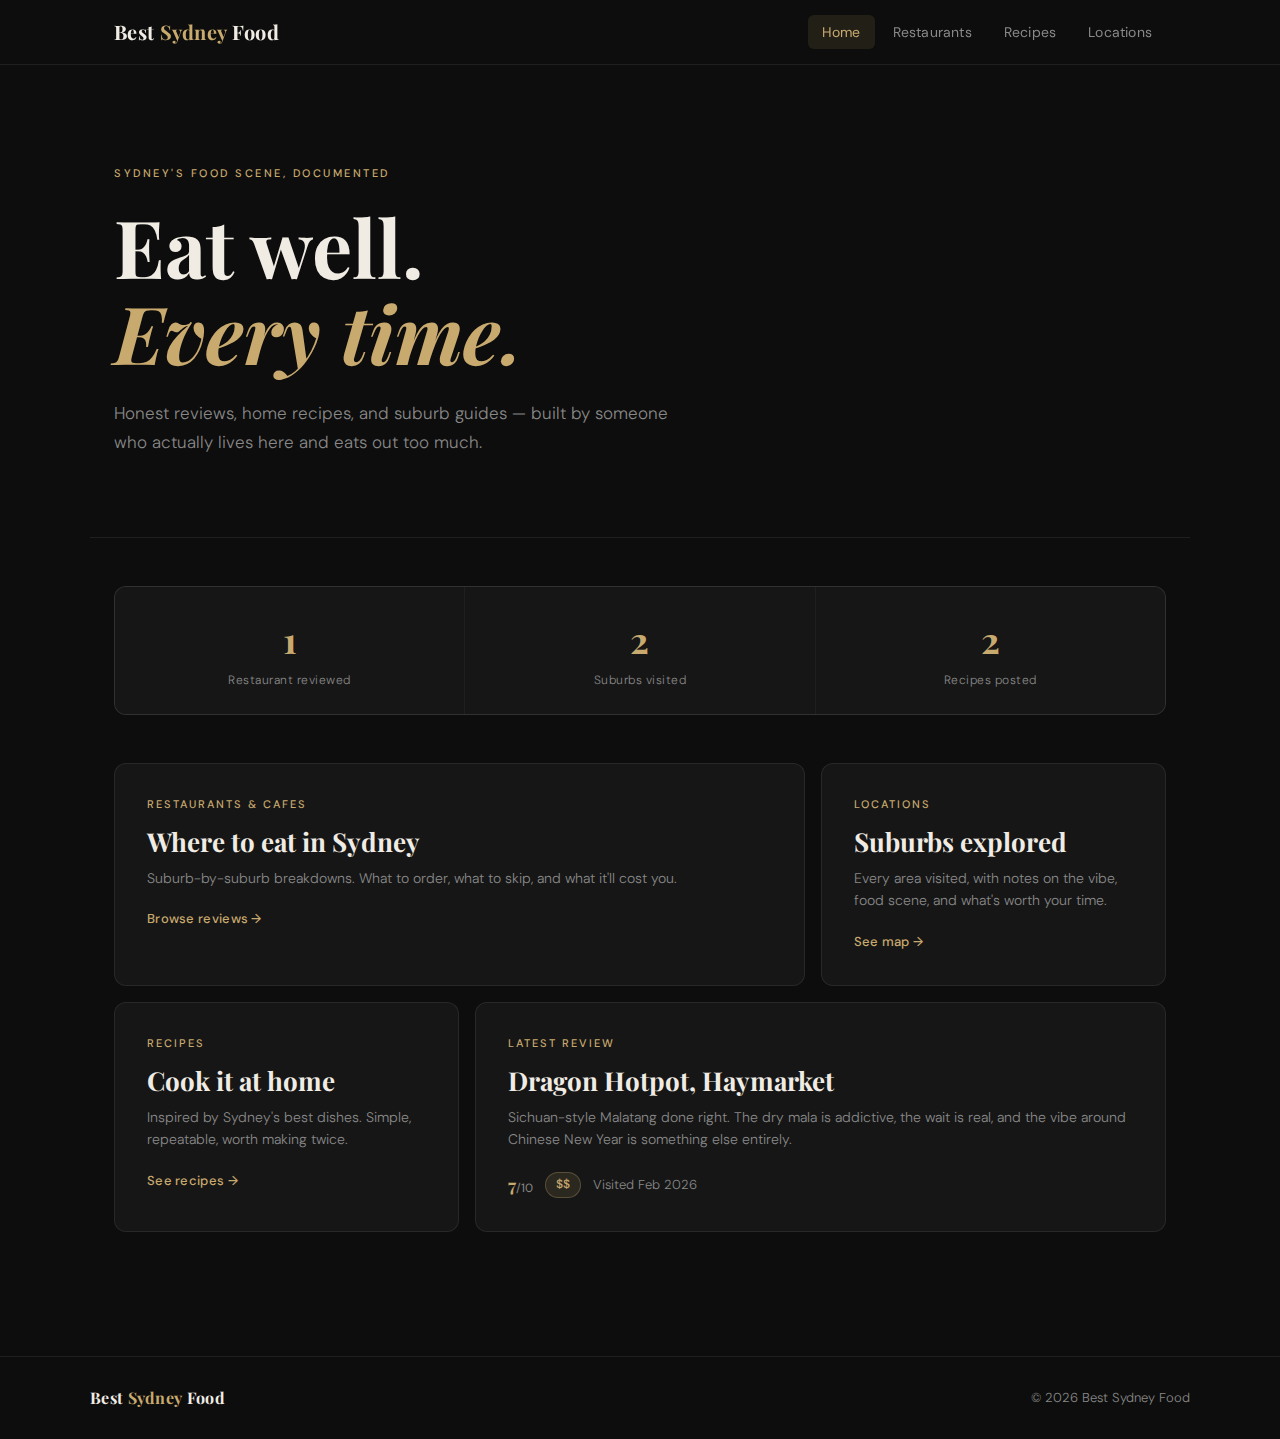
<file: index.html>
<!DOCTYPE html>
<html lang="en">
<head>
  <meta charset="UTF-8">
  <meta name="viewport" content="width=device-width, initial-scale=1">
  <title>Best Restaurants & Cafes in Sydney | Reviews & Recipes</title>
  <meta name="description" content="Discover the best restaurants and cafes in Sydney with honest reviews, suburb guides, simple recipes, and locations visited. Updated regularly.">
  <link rel="icon" type="image/png" href="favicon.png">
  <link rel="stylesheet" href="styles.css">
</head>
<body>

<header>
  <div class="nav-inner">
    <a class="brand" href="index.html">Best <span>Sydney</span> Food</a>
    <nav class="links">
      <a class="active" href="index.html">Home</a>
      <a href="restaurants.html">Restaurants</a>
      <a href="recipes.html">Recipes</a>
      <a href="locations.html">Locations</a>
    </nav>
  </div>
</header>

<div class="hero">
  <div class="hero-eyebrow">Sydney's food scene, documented</div>
  <h1>Eat well.<br><em>Every time.</em></h1>
  <p class="hero-sub">Honest reviews, home recipes, and suburb guides — built by someone who actually lives here and eats out too much.</p>
</div>

<div class="section">
  <div class="stats-row">
    <div class="stat">
      <span class="stat-num">1</span>
      <div class="stat-label">Restaurant reviewed</div>
    </div>
    <div class="stat">
      <span class="stat-num">2</span>
      <div class="stat-label">Suburbs visited</div>
    </div>
    <div class="stat">
      <span class="stat-num">2</span>
      <div class="stat-label">Recipes posted</div>
    </div>
  </div>

  <div class="home-grid">
    <a class="feature-card" href="restaurants.html">
      <div class="fc-label">Restaurants & Cafes</div>
      <h2>Where to eat in Sydney</h2>
      <p>Suburb-by-suburb breakdowns. What to order, what to skip, and what it'll cost you.</p>
      <div class="fc-arrow">Browse reviews →</div>
    </a>
    <a class="feature-card" href="locations.html">
      <div class="fc-label">Locations</div>
      <h2>Suburbs explored</h2>
      <p>Every area visited, with notes on the vibe, food scene, and what's worth your time.</p>
      <div class="fc-arrow">See map →</div>
    </a>
  </div>

  <div class="home-grid" style="grid-template-columns: 1fr 2fr;">
    <a class="feature-card" href="recipes.html">
      <div class="fc-label">Recipes</div>
      <h2>Cook it at home</h2>
      <p>Inspired by Sydney's best dishes. Simple, repeatable, worth making twice.</p>
      <div class="fc-arrow">See recipes →</div>
    </a>
    <div class="feature-card" style="cursor:default;">
      <div class="fc-label">Latest Review</div>
      <h2>Dragon Hotpot, Haymarket</h2>
      <p>Sichuan-style Malatang done right. The dry mala is addictive, the wait is real, and the vibe around Chinese New Year is something else entirely.</p>
      <div style="display:flex;align-items:center;gap:12px;margin-top:20px;">
        <div class="rating">7<span>/10</span></div>
        <span class="price">$$</span>
        <span style="font-size:13px;color:var(--muted);">Visited Feb 2026</span>
      </div>
    </div>
  </div>
</div>

<footer>
  <div class="footer-inner">
    <a class="brand" href="index.html">Best <span>Sydney</span> Food</a>
    <p>© <span id="y"></span> Best Sydney Food</p>
  </div>
</footer>
<script>document.getElementById("y").textContent = new Date().getFullYear();</script>
</body>
</html>
</file>
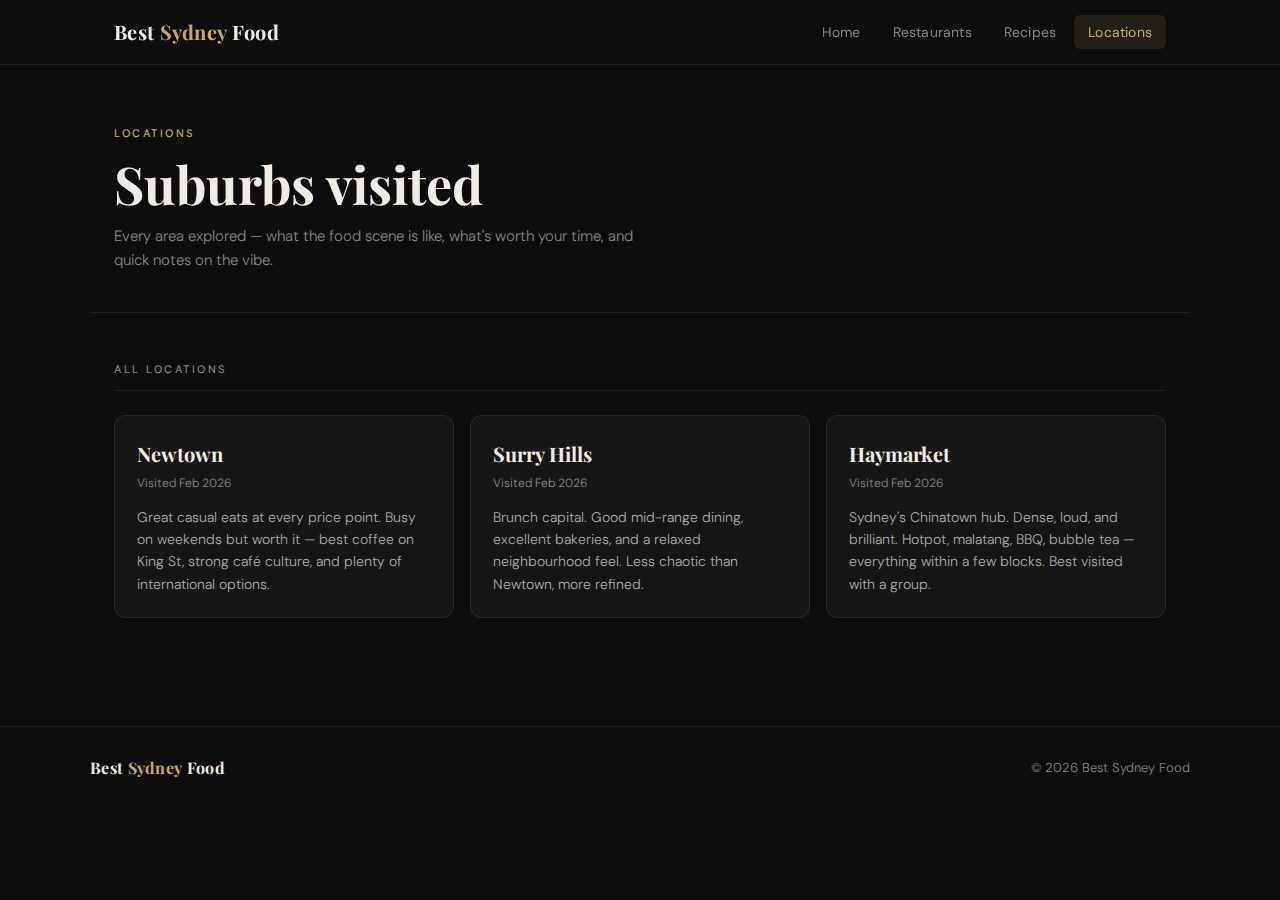
<file: locations (1).html>
<!DOCTYPE html>
<html lang="en">
<head>
  <meta charset="UTF-8">
  <meta name="viewport" content="width=device-width, initial-scale=1">
  <title>Sydney Suburbs & Food Locations Visited | Best Sydney Food</title>
  <meta name="description" content="Sydney suburbs and food spots explored. Areas visited, notes, and restaurant highlights across Sydney.">
  <link rel="icon" type="image/png" href="favicon.png">
  <link rel="stylesheet" href="styles.css">
</head>
<body>

<header>
  <div class="nav-inner">
    <a class="brand" href="index.html">Best <span>Sydney</span> Food</a>
    <nav class="links">
      <a href="index.html">Home</a>
      <a href="restaurants.html">Restaurants</a>
      <a href="recipes.html">Recipes</a>
      <a class="active" href="locations.html">Locations</a>
    </nav>
  </div>
</header>

<div class="page-header">
  <div class="eyebrow">Locations</div>
  <h1>Suburbs visited</h1>
  <p>Every area explored — what the food scene is like, what's worth your time, and quick notes on the vibe.</p>
</div>

<div class="section">
  <div class="section-label">All locations</div>

  <div class="grid">

    <article class="location-card">
      <h3>Newtown</h3>
      <div class="visited-date">Visited Feb 2026</div>
      <p>Great casual eats at every price point. Busy on weekends but worth it — best coffee on King St, strong café culture, and plenty of international options.</p>
    </article>

    <article class="location-card">
      <h3>Surry Hills</h3>
      <div class="visited-date">Visited Feb 2026</div>
      <p>Brunch capital. Good mid-range dining, excellent bakeries, and a relaxed neighbourhood feel. Less chaotic than Newtown, more refined.</p>
    </article>

    <article class="location-card">
      <h3>Haymarket</h3>
      <div class="visited-date">Visited Feb 2026</div>
      <p>Sydney's Chinatown hub. Dense, loud, and brilliant. Hotpot, malatang, BBQ, bubble tea — everything within a few blocks. Best visited with a group.</p>
    </article>

    <!-- Add more location cards by duplicating an article block above -->

  </div>
</div>

<footer>
  <div class="footer-inner">
    <a class="brand" href="index.html">Best <span>Sydney</span> Food</a>
    <p>© <span id="y"></span> Best Sydney Food</p>
  </div>
</footer>
<script>document.getElementById("y").textContent = new Date().getFullYear();</script>
</body>
</html>
</file>
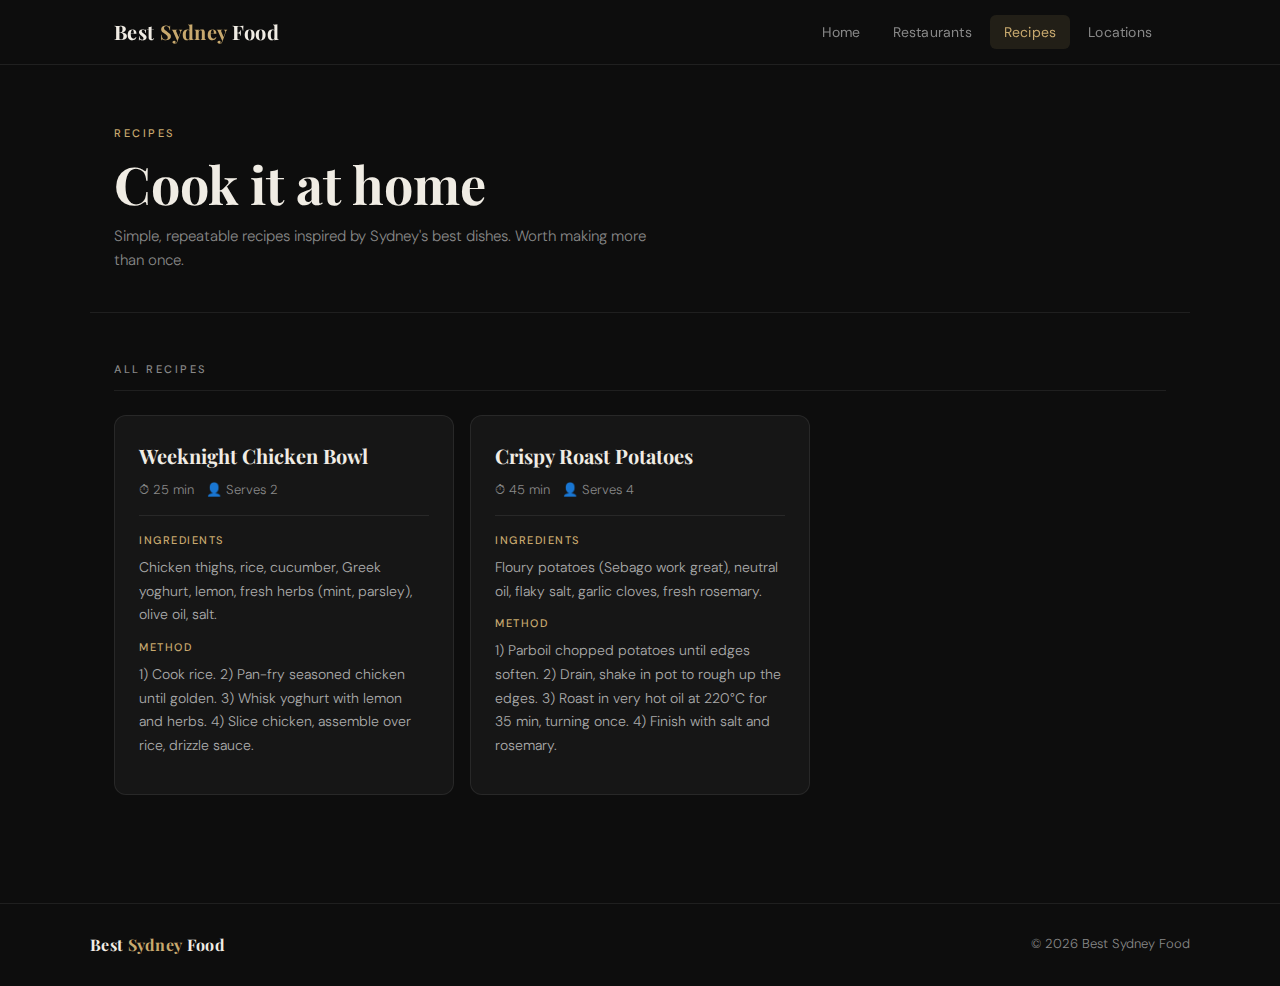
<file: recipes (1).html>
<!DOCTYPE html>
<html lang="en">
<head>
  <meta charset="UTF-8">
  <meta name="viewport" content="width=device-width, initial-scale=1">
  <title>Easy Recipes Inspired by Sydney Eats | Best Sydney Food</title>
  <meta name="description" content="Simple, repeatable recipes inspired by Sydney restaurants and cafes. Easy meals, cooking tips, and favourites worth repeating.">
  <link rel="icon" type="image/png" href="favicon.png">
  <link rel="stylesheet" href="styles.css">
</head>
<body>

<header>
  <div class="nav-inner">
    <a class="brand" href="index.html">Best <span>Sydney</span> Food</a>
    <nav class="links">
      <a href="index.html">Home</a>
      <a href="restaurants.html">Restaurants</a>
      <a class="active" href="recipes.html">Recipes</a>
      <a href="locations.html">Locations</a>
    </nav>
  </div>
</header>

<div class="page-header">
  <div class="eyebrow">Recipes</div>
  <h1>Cook it at home</h1>
  <p>Simple, repeatable recipes inspired by Sydney's best dishes. Worth making more than once.</p>
</div>

<div class="section">
  <div class="section-label">All recipes</div>

  <div class="grid">

    <article class="recipe-card">
      <h3>Weeknight Chicken Bowl</h3>
      <div class="recipe-meta">
        <span>⏱ 25 min</span>
        <span>👤 Serves 2</span>
      </div>
      <div class="recipe-section-label">Ingredients</div>
      <p class="ingredients">Chicken thighs, rice, cucumber, Greek yoghurt, lemon, fresh herbs (mint, parsley), olive oil, salt.</p>
      <div class="recipe-section-label">Method</div>
      <p class="steps">1) Cook rice. 2) Pan-fry seasoned chicken until golden. 3) Whisk yoghurt with lemon and herbs. 4) Slice chicken, assemble over rice, drizzle sauce.</p>
    </article>

    <article class="recipe-card">
      <h3>Crispy Roast Potatoes</h3>
      <div class="recipe-meta">
        <span>⏱ 45 min</span>
        <span>👤 Serves 4</span>
      </div>
      <div class="recipe-section-label">Ingredients</div>
      <p class="ingredients">Floury potatoes (Sebago work great), neutral oil, flaky salt, garlic cloves, fresh rosemary.</p>
      <div class="recipe-section-label">Method</div>
      <p class="steps">1) Parboil chopped potatoes until edges soften. 2) Drain, shake in pot to rough up the edges. 3) Roast in very hot oil at 220°C for 35 min, turning once. 4) Finish with salt and rosemary.</p>
    </article>

    <!-- Add more recipe cards below by duplicating an article block above -->

  </div>
</div>

<footer>
  <div class="footer-inner">
    <a class="brand" href="index.html">Best <span>Sydney</span> Food</a>
    <p>© <span id="y"></span> Best Sydney Food</p>
  </div>
</footer>
<script>document.getElementById("y").textContent = new Date().getFullYear();</script>
</body>
</html>
</file>
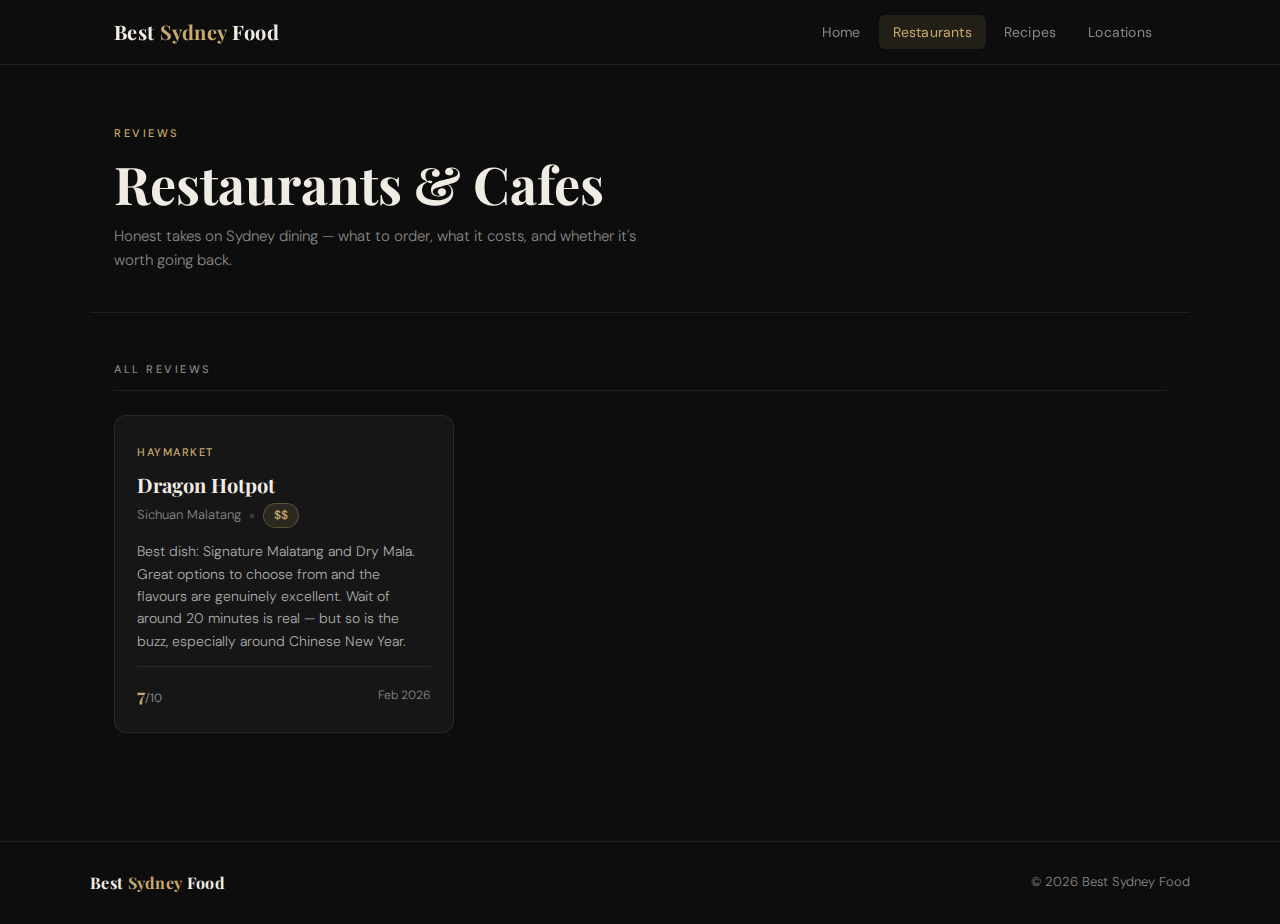
<file: restaurants (2).html>
<!DOCTYPE html>
<html lang="en">
<head>
  <meta charset="UTF-8">
  <meta name="viewport" content="width=device-width, initial-scale=1">
  <title>Sydney Restaurant & Cafe Reviews by Suburb | Best Sydney Food</title>
  <meta name="description" content="Honest Sydney restaurant and cafe reviews by suburb. What to order, ratings, pricing, and local recommendations across Sydney.">
  <link rel="icon" type="image/png" href="favicon.png">
  <link rel="stylesheet" href="styles.css">
</head>
<body>

<header>
  <div class="nav-inner">
    <a class="brand" href="index.html">Best <span>Sydney</span> Food</a>
    <nav class="links">
      <a href="index.html">Home</a>
      <a class="active" href="restaurants.html">Restaurants</a>
      <a href="recipes.html">Recipes</a>
      <a href="locations.html">Locations</a>
    </nav>
  </div>
</header>

<div class="page-header">
  <div class="eyebrow">Reviews</div>
  <h1>Restaurants & Cafes</h1>
  <p>Honest takes on Sydney dining — what to order, what it costs, and whether it's worth going back.</p>
</div>

<div class="section">
  <div class="section-label">All reviews</div>

  <div class="grid">

    <article class="card">
      <div class="card-tag">Haymarket</div>
      <h3>Dragon Hotpot</h3>
      <div class="meta-row">
        <span>Sichuan Malatang</span>
        <span class="dot">●</span>
        <span class="price">$$</span>
      </div>
      <p>Best dish: Signature Malatang and Dry Mala. Great options to choose from and the flavours are genuinely excellent. Wait of around 20 minutes is real — but so is the buzz, especially around Chinese New Year.</p>
      <div class="bottom-row">
        <div class="rating">7<span>/10</span></div>
        <div class="visited">Feb 2026</div>
      </div>
    </article>

    <!-- Add more restaurant cards below by duplicating the article block above -->

  </div>
</div>

<footer>
  <div class="footer-inner">
    <a class="brand" href="index.html">Best <span>Sydney</span> Food</a>
    <p>© <span id="y"></span> Best Sydney Food</p>
  </div>
</footer>
<script>document.getElementById("y").textContent = new Date().getFullYear();</script>
</body>
</html>
</file>
<file: styles.css>
@import url('https://fonts.googleapis.com/css2?family=Playfair+Display:ital,wght@0,700;1,400&family=DM+Sans:wght@300;400;500&display=swap');

:root {
  --max: 1100px;
  --bg: #0d0d0d;
  --surface: #161616;
  --surface2: #1e1e1e;
  --border: rgba(255,255,255,0.08);
  --border-hover: rgba(255,255,255,0.18);
  --text: #f0ece4;
  --muted: #888;
  --accent: #c8a96e;
  --accent-dim: rgba(200,169,110,0.12);
  --red: #c0392b;
}

* { box-sizing: border-box; margin: 0; padding: 0; }

html { scroll-behavior: smooth; }

body {
  background: var(--bg);
  color: var(--text);
  font-family: 'DM Sans', sans-serif;
  font-weight: 300;
  line-height: 1.6;
  min-height: 100vh;
}

/* ── NAV ── */
header {
  position: sticky;
  top: 0;
  z-index: 100;
  background: rgba(13,13,13,0.92);
  backdrop-filter: blur(12px);
  border-bottom: 1px solid var(--border);
}

.nav-inner {
  max-width: var(--max);
  margin: 0 auto;
  padding: 0 24px;
  height: 64px;
  display: flex;
  align-items: center;
  justify-content: space-between;
  gap: 24px;
}

.brand {
  font-family: 'Playfair Display', serif;
  font-size: 20px;
  font-weight: 700;
  color: var(--text);
  text-decoration: none;
  letter-spacing: 0.3px;
  white-space: nowrap;
}

.brand span { color: var(--accent); }

nav.links {
  display: flex;
  gap: 4px;
  flex-wrap: wrap;
}

nav.links a {
  text-decoration: none;
  padding: 6px 14px;
  border-radius: 6px;
  color: var(--muted);
  font-size: 14px;
  font-weight: 400;
  letter-spacing: 0.2px;
  transition: color 0.2s, background 0.2s;
}

nav.links a:hover { color: var(--text); background: var(--surface2); }
nav.links a.active { color: var(--accent); background: var(--accent-dim); }

/* ── CONTAINER ── */
.container {
  max-width: var(--max);
  margin: 0 auto;
  padding: 0 24px;
}

/* ── HERO (HOME) ── */
.hero {
  padding: 100px 24px 80px;
  max-width: var(--max);
  margin: 0 auto;
  border-bottom: 1px solid var(--border);
}

.hero-eyebrow {
  font-size: 11px;
  letter-spacing: 2.5px;
  text-transform: uppercase;
  color: var(--accent);
  font-weight: 500;
  margin-bottom: 20px;
}

.hero h1 {
  font-family: 'Playfair Display', serif;
  font-size: clamp(42px, 7vw, 80px);
  font-weight: 700;
  line-height: 1.08;
  color: var(--text);
  max-width: 14ch;
  margin-bottom: 24px;
}

.hero h1 em {
  font-style: italic;
  color: var(--accent);
}

.hero-sub {
  font-size: 17px;
  color: var(--muted);
  max-width: 48ch;
  font-weight: 300;
  line-height: 1.7;
}

/* ── PAGE HEADER ── */
.page-header {
  padding: 60px 24px 40px;
  max-width: var(--max);
  margin: 0 auto;
  border-bottom: 1px solid var(--border);
}

.page-header .eyebrow {
  font-size: 11px;
  letter-spacing: 2.5px;
  text-transform: uppercase;
  color: var(--accent);
  font-weight: 500;
  margin-bottom: 12px;
}

.page-header h1 {
  font-family: 'Playfair Display', serif;
  font-size: clamp(32px, 5vw, 52px);
  font-weight: 700;
  line-height: 1.1;
}

.page-header p {
  margin-top: 12px;
  color: var(--muted);
  font-size: 15px;
  max-width: 55ch;
}

/* ── SECTION ── */
.section {
  padding: 48px 24px;
  max-width: var(--max);
  margin: 0 auto;
}

.section-label {
  font-size: 11px;
  letter-spacing: 2.5px;
  text-transform: uppercase;
  color: var(--muted);
  font-weight: 500;
  margin-bottom: 24px;
  padding-bottom: 12px;
  border-bottom: 1px solid var(--border);
}

/* ── CARDS ── */
.grid {
  display: grid;
  grid-template-columns: repeat(3, minmax(0, 1fr));
  gap: 16px;
}

@media (max-width: 900px) { .grid { grid-template-columns: repeat(2, minmax(0, 1fr)); } }
@media (max-width: 580px) { .grid { grid-template-columns: 1fr; } }

.card {
  background: var(--surface);
  border: 1px solid var(--border);
  border-radius: 12px;
  padding: 22px;
  transition: border-color 0.2s, transform 0.2s;
  cursor: default;
}

.card:hover {
  border-color: var(--border-hover);
  transform: translateY(-2px);
}

.card-tag {
  display: inline-flex;
  align-items: center;
  gap: 6px;
  font-size: 11px;
  letter-spacing: 1.5px;
  text-transform: uppercase;
  color: var(--accent);
  font-weight: 500;
  margin-bottom: 10px;
}

.card h3 {
  font-family: 'Playfair Display', serif;
  font-size: 20px;
  font-weight: 700;
  line-height: 1.25;
  margin-bottom: 6px;
  color: var(--text);
}

.card .meta-row {
  display: flex;
  align-items: center;
  gap: 8px;
  font-size: 13px;
  color: var(--muted);
  margin-bottom: 12px;
  flex-wrap: wrap;
}

.card .meta-row .dot { opacity: 0.35; font-size: 10px; }

.card p {
  font-size: 14px;
  color: #aaa;
  line-height: 1.6;
  margin-bottom: 14px;
}

.card .bottom-row {
  display: flex;
  align-items: center;
  justify-content: space-between;
  margin-top: auto;
  padding-top: 14px;
  border-top: 1px solid var(--border);
  gap: 8px;
  flex-wrap: wrap;
}

.rating {
  font-family: 'Playfair Display', serif;
  font-size: 18px;
  font-weight: 700;
  color: var(--accent);
}

.rating span {
  font-size: 12px;
  font-weight: 400;
  font-family: 'DM Sans', sans-serif;
  color: var(--muted);
}

.visited {
  font-size: 12px;
  color: var(--muted);
}

/* ── PRICE BADGE ── */
.price {
  display: inline-block;
  padding: 2px 10px;
  border: 1px solid rgba(200,169,110,0.3);
  border-radius: 999px;
  font-size: 12px;
  color: var(--accent);
  background: var(--accent-dim);
  font-weight: 500;
}

/* ── RECIPE CARD ── */
.recipe-card {
  background: var(--surface);
  border: 1px solid var(--border);
  border-radius: 12px;
  padding: 24px;
  transition: border-color 0.2s, transform 0.2s;
}

.recipe-card:hover {
  border-color: var(--border-hover);
  transform: translateY(-2px);
}

.recipe-card h3 {
  font-family: 'Playfair Display', serif;
  font-size: 20px;
  font-weight: 700;
  margin-bottom: 8px;
  color: var(--text);
}

.recipe-meta {
  display: flex;
  gap: 12px;
  font-size: 13px;
  color: var(--muted);
  margin-bottom: 16px;
  padding-bottom: 14px;
  border-bottom: 1px solid var(--border);
}

.recipe-meta span { display: flex; align-items: center; gap: 4px; }

.recipe-section-label {
  font-size: 11px;
  letter-spacing: 1.5px;
  text-transform: uppercase;
  color: var(--accent);
  font-weight: 500;
  margin-bottom: 6px;
}

.recipe-card .ingredients, .recipe-card .steps {
  font-size: 14px;
  color: #aaa;
  line-height: 1.7;
  margin-bottom: 12px;
}

/* ── LOCATIONS ── */
.location-card {
  background: var(--surface);
  border: 1px solid var(--border);
  border-radius: 12px;
  padding: 22px;
  transition: border-color 0.2s, transform 0.2s;
}

.location-card:hover {
  border-color: var(--border-hover);
  transform: translateY(-2px);
}

.location-card h3 {
  font-family: 'Playfair Display', serif;
  font-size: 20px;
  font-weight: 700;
  margin-bottom: 4px;
  color: var(--text);
}

.location-card .visited-date {
  font-size: 12px;
  color: var(--muted);
  margin-bottom: 12px;
}

.location-card p {
  font-size: 14px;
  color: #aaa;
  line-height: 1.6;
}

/* ── HOME FEATURE GRID ── */
.home-grid {
  display: grid;
  grid-template-columns: 2fr 1fr;
  gap: 16px;
  margin-bottom: 16px;
}

@media (max-width: 700px) { .home-grid { grid-template-columns: 1fr; } }

.feature-card {
  background: var(--surface);
  border: 1px solid var(--border);
  border-radius: 12px;
  padding: 32px;
  transition: border-color 0.2s;
  text-decoration: none;
  display: block;
  color: var(--text);
}

.feature-card:hover { border-color: var(--border-hover); }

.feature-card .fc-label {
  font-size: 11px;
  letter-spacing: 2px;
  text-transform: uppercase;
  color: var(--accent);
  font-weight: 500;
  margin-bottom: 12px;
}

.feature-card h2 {
  font-family: 'Playfair Display', serif;
  font-size: 26px;
  font-weight: 700;
  line-height: 1.2;
  margin-bottom: 10px;
}

.feature-card p {
  font-size: 14px;
  color: var(--muted);
  line-height: 1.6;
}

.feature-card .fc-arrow {
  display: inline-block;
  margin-top: 20px;
  font-size: 13px;
  color: var(--accent);
  font-weight: 500;
  letter-spacing: 0.3px;
}

/* ── STATS ROW ── */
.stats-row {
  display: grid;
  grid-template-columns: repeat(3, 1fr);
  gap: 1px;
  background: var(--border);
  border: 1px solid var(--border);
  border-radius: 12px;
  overflow: hidden;
  margin-bottom: 48px;
}

@media (max-width: 580px) { .stats-row { grid-template-columns: 1fr; } }

.stat {
  background: var(--surface);
  padding: 24px;
  text-align: center;
}

.stat-num {
  font-family: 'Playfair Display', serif;
  font-size: 36px;
  font-weight: 700;
  color: var(--accent);
  display: block;
}

.stat-label {
  font-size: 12px;
  color: var(--muted);
  letter-spacing: 0.5px;
  margin-top: 2px;
}

/* ── FOOTER ── */
footer {
  border-top: 1px solid var(--border);
  margin-top: 60px;
  padding: 28px 24px;
}

.footer-inner {
  max-width: var(--max);
  margin: 0 auto;
  display: flex;
  align-items: center;
  justify-content: space-between;
  gap: 16px;
  flex-wrap: wrap;
}

.footer-inner .brand { font-size: 16px; }

.footer-inner p {
  font-size: 13px;
  color: var(--muted);
}
</file>
